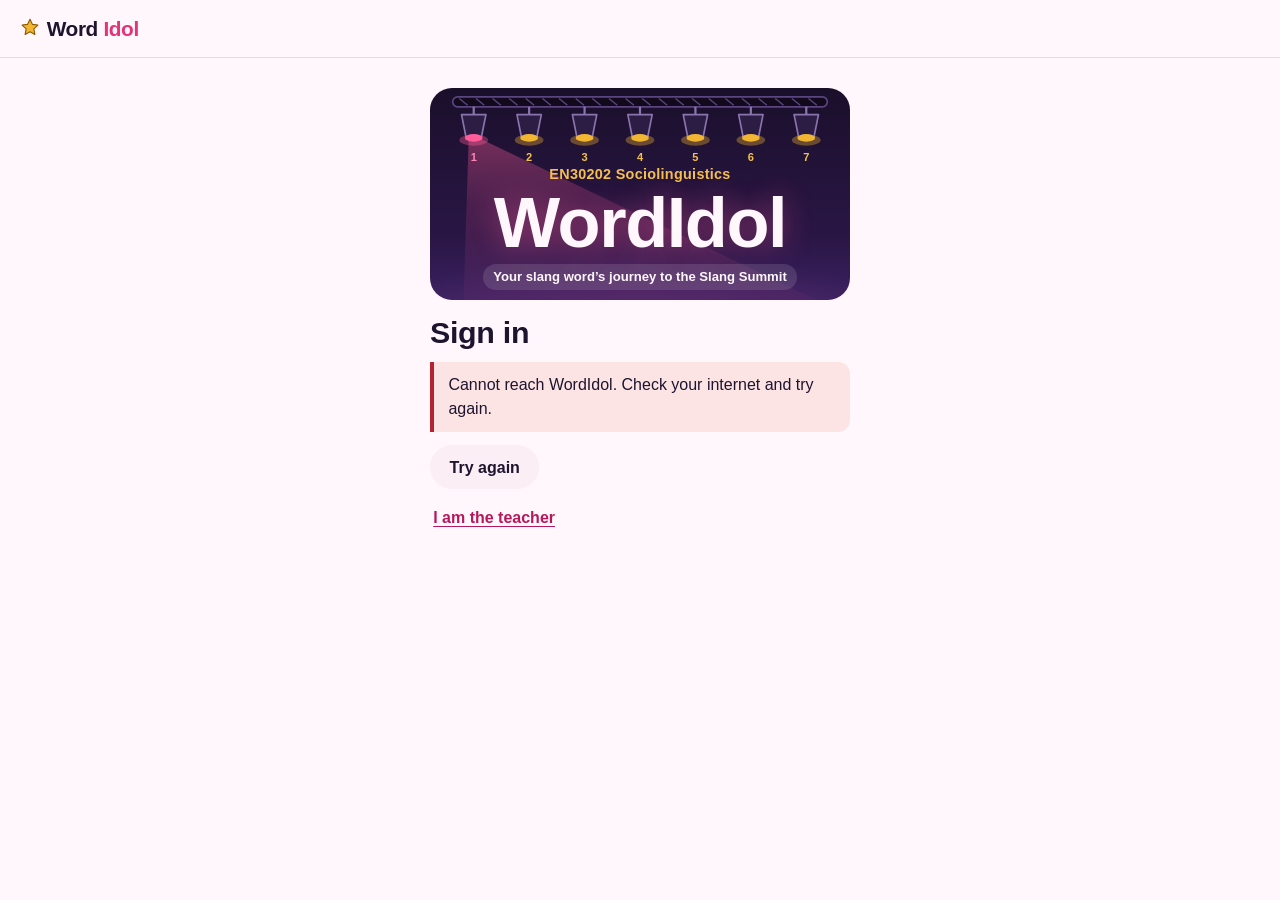
<file: index.html>
<!DOCTYPE html>
<html lang="en-GB">
<head>
<meta charset="utf-8">
<meta name="viewport" content="width=device-width, initial-scale=1, viewport-fit=cover">
<meta name="theme-color" content="#1d1430">
<meta name="robots" content="noindex">
<title>WordIdol · EN30202 Sociolinguistics</title>
<link rel="icon" href="data:image/svg+xml,%3Csvg xmlns='http://www.w3.org/2000/svg' viewBox='0 0 24 24'%3E%3Cpath d='M12 2.5 14.6 8l6 .8-4.4 4.2 1.1 6L12 16.1 6.7 19l1.1-6L3.4 8.8l6-.8z' fill='%23f2b632' stroke='%23e5337a' stroke-width='1.4'/%3E%3C/svg%3E">
<link rel="stylesheet" href="app.css?v=2026-11-19d">
<link rel="stylesheet" href="pack.css?v=2026-11-19d">
</head>
<body class="has-nav">
<noscript><p style="padding:2rem">WordIdol needs JavaScript. Please turn it on and reload.</p></noscript>
<main id="view"><p style="padding:2rem;text-align:center">Opening WordIdol…</p></main>
<script src="config.js?v=2026-11-19d"></script>
<script src="schema.js?v=2026-11-19d"></script>
<script src="data/plan.js?v=2026-11-19d"></script>
<script src="data/choices.js?v=2026-11-19d"></script>
<script src="data/rules.js?v=2026-11-19d"></script>
<script src="data/game.js?v=2026-11-19d"></script>
<script src="data/checklist.js?v=2026-11-19d"></script>
<script src="data/coverage.js?v=2026-11-19d"></script>
<script src="data/guide.js?v=2026-11-19d"></script>
<script src="data/frames.js?v=2026-11-19d"></script>
<script src="data/levels.js?v=2026-11-19d"></script>
<script src="data/blocklist.js?v=2026-11-19d"></script>
<script src="data/why.js?v=2026-11-19d"></script>
<script src="data/pool.js?v=2026-11-19d"></script>
<script src="data/reports.js?v=2026-11-19d"></script>
<script src="data/summit.js?v=2026-11-19d"></script>
<script src="data/article.js?v=2026-11-19d"></script>
<script src="engine.js?v=2026-11-19d"></script>
<script src="api.js?v=2026-11-19d"></script>
<script src="pack.js?v=2026-11-19d"></script>
<script src="app.js?v=2026-11-19d"></script>
</body>
</html>
</file>
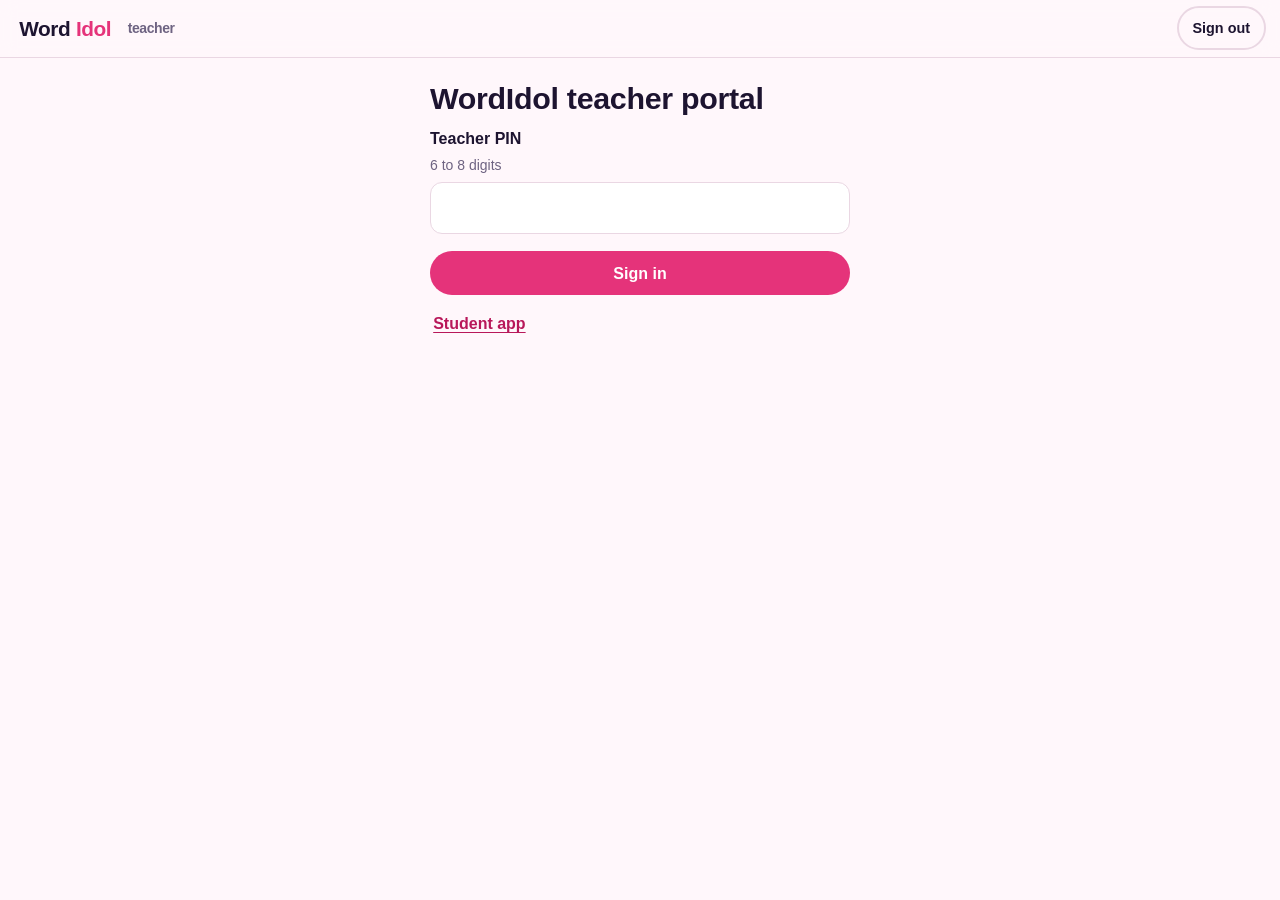
<file: teacher.html>
<!DOCTYPE html>
<html lang="en-GB">
<head>
<meta charset="utf-8">
<meta name="viewport" content="width=device-width, initial-scale=1">
<meta name="robots" content="noindex">
<title>WordIdol · Teacher portal</title>
<link rel="icon" href="data:image/svg+xml,%3Csvg xmlns='http://www.w3.org/2000/svg' viewBox='0 0 24 24'%3E%3Cpath d='M12 2.5 14.6 8l6 .8-4.4 4.2 1.1 6L12 16.1 6.7 19l1.1-6L3.4 8.8l6-.8z' fill='%23f2b632' stroke='%23e5337a' stroke-width='1.4'/%3E%3C/svg%3E">
<link rel="stylesheet" href="app.css?v=2026-11-19d">
</head>
<body class="teacher">
<noscript><p style="padding:2rem">The portal needs JavaScript.</p></noscript>
<main id="view"><p style="padding:2rem">Opening the portal…</p></main>
<script src="config.js?v=2026-11-19d"></script>
<script src="schema.js?v=2026-11-19d"></script>
<script src="data/plan.js?v=2026-11-19d"></script>
<script src="data/choices.js?v=2026-11-19d"></script>
<script src="data/rules.js?v=2026-11-19d"></script>
<script src="data/game.js?v=2026-11-19d"></script>
<script src="data/checklist.js?v=2026-11-19d"></script>
<script src="data/coverage.js?v=2026-11-19d"></script>
<script src="data/why.js?v=2026-11-19d"></script>
<script src="data/pool.js?v=2026-11-19d"></script>
<script src="engine.js?v=2026-11-19d"></script>
<script src="api.js?v=2026-11-19d"></script>
<script src="teacher.js?v=2026-11-19d"></script>
</body>
</html>
</file>
<file: app.css>
/* WordIdol: shared tokens and components for the student app and the teacher portal (W2).
   Theme: a small stage at night. Ink = the dark hall, paper = house lights up,
   pop = the spotlight, gold = the stage lamps, plum = the curtain. */

:root {
  color-scheme: light;
  --ink: #1d1430;
  --ink-2: #4a3f5e;
  --ink-3: #6e6382;
  --paper: #fff7fb;
  --surface: #ffffff;
  --surface-2: #fbeef5;
  --line: #ead7e3;
  --pop: #e5337a;
  --pop-ink: #b8185a;
  --pop-soft: #fde3ee;
  --gold: #f2b632;
  --gold-ink: #8a5a00;
  --gold-soft: #fff1cf;
  --plum: #3a2160;
  --plum-2: #563487;
  --ok: #12805f;
  --ok-soft: #dcf4ea;
  --warn: #9a5b00;
  --warn-soft: #fff0d6;
  --bad: #b4232f;
  --bad-soft: #fde4e4;
  --focus: #2b6de8;
  --shadow: 0 1px 0 rgba(29, 20, 48, .06), 0 6px 18px -10px rgba(58, 33, 96, .35);
  --r-lg: 18px;
  --r-md: 12px;
  --r-sm: 8px;
  --f-body: -apple-system, BlinkMacSystemFont, "Segoe UI", Roboto, "Noto Sans", "Noto Sans Thai", "Helvetica Neue", Arial, sans-serif;
  --f-display: "Avenir Next Condensed", "AvenirNextCondensed-Heavy", "Roboto Condensed", "Arial Narrow", "Helvetica Neue", var(--f-body);
  --nav-h: 64px;
  --safe-b: env(safe-area-inset-bottom, 0px);
}
:root[data-theme="dark"] { color-scheme: dark; }
@media (prefers-color-scheme: dark) { :root:not([data-theme="light"]) { color-scheme: dark; } }

:root[data-theme="dark"], .dark-tokens {
  --ink: #f6eef7; --ink-2: #d5c8de; --ink-3: #ab9cba;
  --paper: #170f22; --surface: #221735; --surface-2: #2b1d42; --line: #3d2d57;
  --pop: #ff5c99; --pop-ink: #ff86b3; --pop-soft: #3f1630;
  --gold: #f5c04d; --gold-ink: #f5c04d; --gold-soft: #3a2c10;
  --plum: #120a1c; --plum-2: #2b1a45;
  --ok: #4fd1a5; --ok-soft: #10392d; --warn: #f2b632; --warn-soft: #3b2a0c; --bad: #ff7b84; --bad-soft: #43161b;
  --focus: #8fb4ff;
  --shadow: 0 1px 0 rgba(0, 0, 0, .3), 0 8px 22px -12px rgba(0, 0, 0, .8);
}
@media (prefers-color-scheme: dark) {
  :root:not([data-theme="light"]) {
    --ink: #f6eef7; --ink-2: #d5c8de; --ink-3: #ab9cba;
    --paper: #170f22; --surface: #221735; --surface-2: #2b1d42; --line: #3d2d57;
    --pop: #ff5c99; --pop-ink: #ff86b3; --pop-soft: #3f1630;
    --gold: #f5c04d; --gold-ink: #f5c04d; --gold-soft: #3a2c10;
    --plum: #120a1c; --plum-2: #2b1a45;
    --ok: #4fd1a5; --ok-soft: #10392d; --warn: #f2b632; --warn-soft: #3b2a0c; --bad: #ff7b84; --bad-soft: #43161b;
    --focus: #8fb4ff;
    --shadow: 0 1px 0 rgba(0, 0, 0, .3), 0 8px 22px -12px rgba(0, 0, 0, .8);
  }
}

* { box-sizing: border-box; }
html { -webkit-text-size-adjust: 100%; }
body {
  margin: 0; background: var(--paper); color: var(--ink);
  font: 16px/1.5 var(--f-body); min-height: 100vh; overflow-x: hidden;
}
h1, h2, h3 { font-family: var(--f-display); font-weight: 800; letter-spacing: -.01em; line-height: 1.1; margin: 0 0 .4em; font-stretch: condensed; }
h1 { font-size: 1.9rem; }
h2 { font-size: 1.35rem; }
h3 { font-size: 1.1rem; }
p { margin: .4em 0 .8em; }
a { color: var(--pop-ink); }
small, .small { font-size: .875rem; }
.muted { color: var(--ink-3); }
.hidden { display: none !important; }
.sr { position: absolute; width: 1px; height: 1px; overflow: hidden; clip: rect(0 0 0 0); white-space: nowrap; }
:focus-visible { outline: 3px solid var(--focus); outline-offset: 2px; border-radius: 6px; }
img, svg { max-width: 100%; }

/* ---------- app frame ---------- */
.topbar {
  position: sticky; top: 0; z-index: 20; display: flex; align-items: center; gap: .6rem;
  padding: .4rem .9rem; min-height: 52px; background: color-mix(in srgb, var(--paper) 88%, transparent);
  backdrop-filter: blur(8px); -webkit-backdrop-filter: blur(8px); border-bottom: 1px solid var(--line);
}
.brand { font-family: var(--f-display); font-weight: 800; font-size: 1.3rem; letter-spacing: -.02em; text-decoration: none; color: var(--ink); display: inline-flex; align-items: center; gap: .35rem; min-height: 44px; }
.brand b { color: var(--pop); font-weight: 800; }
.brand svg { width: 22px; height: 22px; }
.topbar .spacer { flex: 1; }
.syncpill { font-size: .8rem; padding: .25rem .6rem; border-radius: 999px; background: var(--surface-2); color: var(--ink-2); white-space: nowrap; }
.syncpill.wait { background: var(--warn-soft); color: var(--warn); }
.syncpill.ok { background: var(--ok-soft); color: var(--ok); }

main#view { padding: 1rem .9rem calc(var(--nav-h) + 5.5rem + var(--safe-b)); max-width: 760px; margin: 0 auto; }
body.no-nav main#view { padding-bottom: 2.5rem; }

.bottomnav {
  position: fixed; left: 0; right: 0; bottom: 0; z-index: 30; display: grid; grid-template-columns: repeat(5, 1fr);
  background: var(--surface); border-top: 1px solid var(--line); padding-bottom: var(--safe-b); height: calc(var(--nav-h) + var(--safe-b));
}
.bottomnav a {
  display: flex; flex-direction: column; align-items: center; justify-content: center; gap: 2px; text-decoration: none;
  color: var(--ink-3); font-size: .75rem; font-weight: 600; min-height: 48px;
}
.bottomnav a svg { width: 24px; height: 24px; }
.bottomnav a[aria-current="page"] { color: var(--pop-ink); }
.bottomnav a[aria-current="page"] svg { filter: drop-shadow(0 0 6px color-mix(in srgb, var(--pop) 45%, transparent)); }
body.no-nav .bottomnav, body.no-nav .fab { display: none; }

.fab {
  position: fixed; right: 1rem; bottom: calc(var(--nav-h) + 1rem + var(--safe-b)); z-index: 31; width: 58px; height: 58px; border-radius: 50%;
  border: 0; background: var(--pop); color: #fff; box-shadow: 0 10px 24px -8px color-mix(in srgb, var(--pop) 70%, black);
  display: grid; place-items: center; cursor: pointer;
}
.fab svg { width: 28px; height: 28px; }

@media (min-width: 900px) {
  body.has-nav { padding-left: 216px; }
  .bottomnav {
    top: 0; bottom: 0; right: auto; width: 216px; height: auto; display: flex; flex-direction: column; justify-content: flex-start;
    gap: .25rem; border-top: 0; border-right: 1px solid var(--line); padding: 4.5rem .7rem 1rem;
  }
  .bottomnav a { flex-direction: row; justify-content: flex-start; gap: .8rem; padding: .5rem .9rem; border-radius: var(--r-md); font-size: .95rem; }
  .bottomnav a[aria-current="page"] { background: var(--pop-soft); }
  .fab { bottom: 1.5rem; right: 1.5rem; }
  main#view { padding: 1.5rem 2rem 6rem; }
  .topbar { padding-left: 1.2rem; }
}

/* ---------- type blocks ---------- */
.screen-head { display: flex; align-items: flex-start; gap: .5rem; margin: .2rem 0 1rem; }
.screen-head h1 { flex: 1; margin: 0; }
.lead { font-size: 1.05rem; color: var(--ink-2); }
.section { margin: 1.6rem 0 .6rem; }
.section > h2 { margin-bottom: .5rem; }

/* ---------- buttons ---------- */
.btn {
  appearance: none; border: 2px solid transparent; border-radius: 999px; min-height: 44px; padding: .55rem 1.1rem;
  font: 600 1rem/1.2 var(--f-body); cursor: pointer; display: inline-flex; align-items: center; justify-content: center; gap: .45rem;
  text-decoration: none; background: var(--surface-2); color: var(--ink); text-align: center;
}
.btn.primary { background: var(--pop); color: #fff; }
.btn.primary:hover { background: var(--pop-ink); }
:root[data-theme="dark"] .btn.primary { color: #1d1430; }
@media (prefers-color-scheme: dark) { :root:not([data-theme="light"]) .btn.primary { color: #1d1430; } }
.btn.gold { background: var(--gold); color: #1d1430; }
.btn.ghost { background: transparent; border-color: var(--line); }
.btn.danger { background: var(--bad-soft); color: var(--bad); }
.btn.block { display: flex; width: 100%; }
.btn.small { min-height: 44px; padding: .35rem .85rem; font-size: .9rem; }
.btn[disabled], .btn[aria-disabled="true"] { opacity: .5; cursor: not-allowed; }
.btn svg { width: 18px; height: 18px; flex: none; }
.btnrow { display: flex; flex-wrap: wrap; gap: .6rem; margin: 1rem 0; }
.btnrow.end { justify-content: flex-end; }
.linkbtn { display: inline-flex; align-items: center; gap: .25rem; background: none; border: 0; color: var(--pop-ink); font: inherit; font-weight: 600; cursor: pointer; padding: .6rem .2rem; min-height: 44px; text-decoration: underline; text-underline-offset: 3px; }
.iconbtn { width: 44px; height: 44px; border-radius: 50%; border: 0; background: transparent; color: var(--ink); display: inline-grid; place-items: center; cursor: pointer; flex: none; }
.iconbtn:hover { background: var(--surface-2); }
.iconbtn svg { width: 22px; height: 22px; }
.iconbtn[disabled] { opacity: .35; cursor: default; }

/* ---------- panels ---------- */
.panel { background: var(--surface); border: 1px solid var(--line); border-radius: var(--r-lg); padding: 1rem; margin: .8rem 0; box-shadow: var(--shadow); }
.panel.flat { box-shadow: none; }
.panel.tint { background: var(--surface-2); border-color: transparent; box-shadow: none; }
.panel.gold { background: var(--gold-soft); border-color: transparent; box-shadow: none; }
.panel.pop { background: var(--pop-soft); border-color: transparent; box-shadow: none; }
.panel > h2:first-child, .panel > h3:first-child { margin-top: 0; }
.note { border-left: 4px solid var(--gold); background: var(--gold-soft); padding: .7rem .9rem; border-radius: 0 var(--r-md) var(--r-md) 0; margin: .8rem 0; }
.note.pop { border-color: var(--pop); background: var(--pop-soft); }
.note.bad { border-color: var(--bad); background: var(--bad-soft); }
.note.ok { border-color: var(--ok); background: var(--ok-soft); }
.principle { font-family: var(--f-display); font-weight: 700; font-size: 1.15rem; line-height: 1.3; border-top: 3px solid var(--gold); padding-top: .8rem; margin: 2rem 0 1rem; color: var(--ink-2); }

/* ---------- chips ---------- */
.chip { display: inline-flex; align-items: center; gap: .3rem; padding: .2rem .65rem; border-radius: 999px; font-size: .82rem; font-weight: 600; background: var(--surface-2); color: var(--ink-2); white-space: nowrap; }
.chip.ok { background: var(--ok-soft); color: var(--ok); }
.chip.warn { background: var(--warn-soft); color: var(--warn); }
.chip.bad { background: var(--bad-soft); color: var(--bad); }
.chip.pop { background: var(--pop-soft); color: var(--pop-ink); }
.chip.gold { background: var(--gold-soft); color: var(--gold-ink); }
.chips { display: flex; flex-wrap: wrap; gap: .4rem; }

/* ---------- the stage (signature: seven lamps on a truss) ---------- */
.stage {
  position: relative; border-radius: 22px; overflow: hidden; color: #fff7fb; margin: .2rem 0 1rem;
  background:
    radial-gradient(120% 70% at 50% 120%, #5d2a6e 0%, transparent 60%),
    linear-gradient(180deg, #1a0f2b 0%, #2a1645 70%, #3a2160 100%);
  padding: 0 1rem 1.1rem;
}
.stage .truss { display: block; width: 100%; height: auto; }
.stage .lamp-on { fill: #f2b632; }
.stage .lamp-off { fill: #4c3a68; }
.stage .lamp-now { fill: #ff5c99; }
.stage .floor { text-align: center; margin-top: -6px; position: relative; }
.stage .stagename { font-size: .9rem; color: #f5c04d; font-weight: 700; letter-spacing: .02em; }
.stage .theword {
  font-family: var(--f-display); font-weight: 800; font-stretch: condensed; font-size: clamp(2.6rem, 13vw, 4.4rem); line-height: 1;
  margin: .15rem 0 .35rem; letter-spacing: -.02em; overflow-wrap: anywhere; text-shadow: 0 0 28px rgba(255, 92, 153, .45);
}
.stage .meta { display: flex; flex-wrap: wrap; justify-content: center; gap: .4rem; }
.stage .chip { background: rgba(255, 255, 255, .12); color: #fff7fb; }
.stage .chip.warn { background: #f2b632; color: #1d1430; }
.stage .chip.ok { background: #4fd1a5; color: #10291f; }
.stage .chip.bad { background: #ff7b84; color: #2b0b0f; }
.stage a.stagelink { color: #fff7fb; font-size: .9rem; }
.stage.mini { padding-bottom: .6rem; }

/* ---------- lists ---------- */
.list { list-style: none; padding: 0; margin: .4rem 0; }
.list > li { border-bottom: 1px solid var(--line); }
.list > li:last-child { border-bottom: 0; }
.rowlink { display: flex; align-items: center; gap: .7rem; padding: .7rem .2rem; min-height: 52px; text-decoration: none; color: inherit; width: 100%; background: none; border: 0; font: inherit; text-align: left; cursor: pointer; }
.rowlink .grow { flex: 1; min-width: 0; }
.rowlink .t { font-weight: 600; display: block; }
.rowlink .s { color: var(--ink-3); font-size: .875rem; display: block; }
.rowlink svg.chev { width: 18px; height: 18px; color: var(--ink-3); flex: none; }
.empty { text-align: center; color: var(--ink-3); padding: 1.6rem .5rem; }
.empty strong { display: block; color: var(--ink-2); font-size: 1.05rem; margin-bottom: .3rem; }

/* ---------- checklist rows ---------- */
.group-h { display: flex; align-items: baseline; gap: .5rem; margin: 1.4rem 0 .2rem; }
.group-h h2 { margin: 0; font-size: 1.15rem; }
.group-h .count { color: var(--ink-3); font-size: .9rem; }
.ck { display: grid; grid-template-columns: 44px 1fr 44px; align-items: start; gap: .3rem; padding: .35rem 0; border-bottom: 1px solid var(--line); }
.ck:last-child { border-bottom: 0; }
.ck .tick {
  width: 44px; height: 44px; border: 0; background: none; cursor: pointer; display: grid; place-items: center; padding: 0; color: var(--ink-3);
}
.ck .tick .box { width: 26px; height: 26px; border-radius: 8px; border: 2px solid var(--ink-3); display: grid; place-items: center; }
.ck .tick .box svg { width: 18px; height: 18px; opacity: 0; }
.ck.done .tick .box { background: var(--ok); border-color: var(--ok); color: #fff; }
.ck.done .tick .box svg { opacity: 1; }
.ck .tick.auto svg.go { width: 22px; height: 22px; color: var(--pop-ink); }
.ck.done .tick.auto svg.go { display: none; }
.ck .tick.auto .done-mark { display: none; }
.ck.done .tick.auto .done-mark { display: grid; }
.ck .body { padding: .55rem 0 .4rem; min-width: 0; }
.ck .title { font-weight: 600; }
.ck.done .title { color: var(--ink-3); text-decoration: line-through; text-decoration-thickness: 1px; }
.ck.closed .title { color: var(--ink-3); }
.ck .meta { display: flex; flex-wrap: wrap; gap: .35rem; margin-top: .3rem; font-size: .82rem; color: var(--ink-3); align-items: center; }
.ck .more { grid-column: 2 / 4; padding: 0 0 .7rem; }
.ck .why { color: var(--ink-2); margin: .1rem 0 .5rem; }
.ck .lockline { display: flex; gap: .4rem; align-items: center; color: var(--warn); font-size: .88rem; margin-top: .3rem; }
.ck .lockline svg { width: 16px; height: 16px; flex: none; }
.ck .expand { width: 44px; height: 44px; border: 0; background: none; color: var(--ink-3); cursor: pointer; display: grid; place-items: center; }
.ck .expand svg { width: 20px; height: 20px; transition: transform .15s; }
.ck .expand[aria-expanded="true"] svg { transform: rotate(180deg); }
.overdue { color: var(--bad); font-weight: 600; }

/* ---------- forms ---------- */
.form { margin: .4rem 0; }
.field { margin: 0 0 1.1rem; }
.field > label, .field > .label, fieldset > legend { display: block; font-weight: 600; margin-bottom: .3rem; }
.field .hint { color: var(--ink-3); font-size: .875rem; margin: -.1rem 0 .4rem; }
.field .err { color: var(--bad); font-size: .9rem; margin-top: .3rem; font-weight: 600; }
.field .count { color: var(--ink-3); font-size: .8rem; text-align: right; margin-top: .2rem; }
.field .count.over { color: var(--bad); }
fieldset { border: 0; padding: 0; margin: 0 0 1.1rem; min-width: 0; }
input[type=text], input[type=date], input[type=datetime-local], input[type=url], input[type=number], input[type=password], input[type=tel], input[type=search], select, textarea {
  width: 100%; font: 16px/1.4 var(--f-body); color: var(--ink); background: var(--surface); border: 1.5px solid var(--line);
  border-radius: var(--r-md); padding: .65rem .75rem; min-height: 46px;
}
textarea { min-height: 96px; resize: vertical; }
textarea.tall { min-height: 200px; }
input:focus, select:focus, textarea:focus { border-color: var(--pop); outline: none; box-shadow: 0 0 0 3px color-mix(in srgb, var(--pop) 25%, transparent); }
.invalid input, .invalid select, .invalid textarea { border-color: var(--bad); }
.opts { display: grid; gap: .4rem; }
.opts.two { grid-template-columns: repeat(auto-fill, minmax(150px, 1fr)); }
.opt { display: flex; align-items: flex-start; gap: .6rem; padding: .55rem .7rem; border: 1.5px solid var(--line); border-radius: var(--r-md); background: var(--surface); cursor: pointer; min-height: 46px; }
.opt input { width: 22px; height: 22px; margin: 1px 0 0; accent-color: var(--pop); flex: none; }
.opt:has(input:checked) { border-color: var(--pop); background: var(--pop-soft); }
.opt.disabled { opacity: .55; cursor: not-allowed; }
.opt .sub { display: block; font-size: .82rem; color: var(--ink-3); }
.opt .lbl { min-width: 0; }
.tickline { display: flex; gap: .7rem; align-items: flex-start; padding: .7rem .8rem; border-radius: var(--r-md); background: var(--surface-2); cursor: pointer; min-height: 46px; }
.tickline input { width: 24px; height: 24px; accent-color: var(--pop); flex: none; margin: 0; }
.savestate { font-size: .85rem; color: var(--ink-3); min-height: 1.3em; }
.savestate.ok { color: var(--ok); }
.savestate.wait { color: var(--warn); }
.slider { display: flex; align-items: center; gap: .8rem; }
.slider input[type=range] { flex: 1; accent-color: var(--pop); height: 44px; }
.slider output { font-family: var(--f-display); font-weight: 800; font-size: 1.5rem; width: 1.6em; text-align: center; }
.seg { display: grid; grid-auto-flow: column; grid-auto-columns: 1fr; gap: .3rem; background: var(--surface-2); padding: .25rem; border-radius: 999px; }
.seg button, .seg a { min-height: 44px; border: 0; border-radius: 999px; background: none; font: 600 .9rem var(--f-body); color: var(--ink-2); cursor: pointer; text-decoration: none; display: grid; place-items: center; padding: 0 .3rem; }
.seg [aria-selected="true"], .seg [aria-current="page"] { background: var(--surface); color: var(--pop-ink); box-shadow: var(--shadow); }
.formfoot { position: sticky; bottom: calc(var(--nav-h) + var(--safe-b)); background: linear-gradient(transparent, var(--paper) 30%); padding: 1rem 0 .6rem; display: flex; gap: .6rem; align-items: center; flex-wrap: wrap; z-index: 5; }
body.no-nav .formfoot { bottom: 0; }
@media (min-width: 900px) { .formfoot { bottom: 0; } }

/* ---------- accordion cards (audition, debut) ---------- */
.cardlist { display: grid; gap: .7rem; }
.hubcard { display: flex; gap: .8rem; align-items: center; padding: .9rem; border-radius: var(--r-lg); background: var(--surface); border: 1px solid var(--line); text-decoration: none; color: inherit; cursor: pointer; width: 100%; font: inherit; text-align: left; min-height: 64px; }
.hubcard .stat { width: 40px; height: 40px; border-radius: 50%; display: grid; place-items: center; flex: none; background: var(--surface-2); color: var(--ink-3); font-weight: 800; font-family: var(--f-display); font-size: 1.1rem; }
.hubcard.ok .stat { background: var(--ok); color: #fff; }
.hubcard .stat svg { width: 22px; height: 22px; }
.hubcard .grow { flex: 1; min-width: 0; }
.hubcard .t { font-weight: 700; display: block; }
.hubcard .s { color: var(--ink-3); font-size: .875rem; display: block; }

/* ---------- home bits ---------- */
.nextstep { display: block; text-decoration: none; background: var(--pop); color: #fff; border-radius: var(--r-lg); padding: 1rem 1.1rem; margin: 1rem 0; box-shadow: 0 12px 26px -16px var(--pop); }
:root[data-theme="dark"] .nextstep { color: #1d1430; }
@media (prefers-color-scheme: dark) { :root:not([data-theme="light"]) .nextstep { color: #1d1430; } }
.nextstep .k { font-size: .85rem; opacity: .9; display: block; }
.nextstep .v { font-family: var(--f-display); font-weight: 800; font-size: 1.45rem; line-height: 1.15; display: flex; align-items: center; gap: .5rem; justify-content: space-between; }
.nextstep svg { width: 26px; height: 26px; flex: none; }
.statgrid { display: grid; grid-template-columns: repeat(3, 1fr); gap: .5rem; margin: .5rem 0; }
.stat { background: var(--surface-2); border-radius: var(--r-md); padding: .6rem; text-align: center; }
.stat b { display: block; font-family: var(--f-display); font-weight: 800; font-size: 1.6rem; line-height: 1.1; }
.stat span { font-size: .8rem; color: var(--ink-3); }
.xpbar { height: 12px; border-radius: 999px; background: var(--surface-2); overflow: hidden; margin: .4rem 0 .2rem; }
.xpbar i { display: block; height: 100%; background: linear-gradient(90deg, var(--gold), var(--pop)); border-radius: inherit; }
.feedback-item { padding: .8rem 0; border-bottom: 1px solid var(--line); }
.feedback-item:last-child { border-bottom: 0; }
.feedback-item.unread .ftext { font-weight: 600; }
.feedback-item .fmeta { font-size: .82rem; color: var(--ink-3); }

/* ---------- plan timeline ---------- */
.timeline { list-style: none; margin: .6rem 0; padding: 0 0 0 1.4rem; position: relative; }
.timeline::before { content: ""; position: absolute; left: .45rem; top: .3rem; bottom: .3rem; width: 3px; background: var(--line); border-radius: 3px; }
.timeline > li { position: relative; margin: 0 0 .3rem; }
.timeline > li .dot { position: absolute; left: -1.25rem; top: 1.05rem; width: 14px; height: 14px; border-radius: 50%; background: var(--surface); border: 3px solid var(--line); }
.timeline > li.done .dot { background: var(--ok); border-color: var(--ok); }
.timeline > li.next .dot { background: var(--pop); border-color: var(--pop); box-shadow: 0 0 0 5px color-mix(in srgb, var(--pop) 25%, transparent); }
.timeline > li.big .ms-title { font-family: var(--f-display); font-weight: 800; font-size: 1.15rem; }
.timeline > li.light { background: repeating-linear-gradient(135deg, var(--surface-2) 0 8px, transparent 8px 16px); border-radius: var(--r-md); }
.timeline .phase { font-family: var(--f-display); font-weight: 800; color: var(--pop-ink); margin: 1.2rem 0 .4rem -1.4rem; font-size: 1.05rem; }
.timeline .stagemark { margin: .9rem 0 .2rem -1.4rem; font-size: .9rem; color: var(--gold-ink); font-weight: 700; }
.ms { width: 100%; }
.ms .when { font-size: .85rem; color: var(--ink-3); }
.ms.deliverable { background: var(--gold-soft); border-radius: var(--r-md); }

/* ---------- sheets, drawers, dialogs ---------- */
.scrim { position: fixed; inset: 0; background: rgba(15, 8, 25, .55); z-index: 60; display: flex; align-items: flex-end; justify-content: center; animation: fade .15s ease-out; }
.sheet {
  background: var(--paper); width: 100%; max-width: 640px; max-height: 88vh; overflow: auto; border-radius: 22px 22px 0 0;
  padding: .6rem 1rem calc(1.2rem + var(--safe-b)); animation: rise .2s ease-out; box-shadow: 0 -10px 30px -10px rgba(0, 0, 0, .4);
}
.sheet .grab { width: 44px; height: 5px; border-radius: 4px; background: var(--line); margin: .2rem auto .8rem; }
.sheet .sheet-h { display: flex; align-items: center; gap: .5rem; }
.sheet .sheet-h h2 { flex: 1; margin: 0; }
@media (min-width: 700px) { .scrim { align-items: center; } .sheet { border-radius: 22px; } }
@keyframes rise { from { transform: translateY(30px); opacity: .4; } to { transform: none; opacity: 1; } }
@keyframes fade { from { opacity: 0; } to { opacity: 1; } }
.quickgrid { display: grid; grid-template-columns: 1fr 1fr; gap: .6rem; }
.quickgrid .btn { border-radius: var(--r-lg); min-height: 70px; flex-direction: column; background: var(--surface); border-color: var(--line); }
.quickgrid .btn svg { width: 24px; height: 24px; color: var(--pop-ink); }

/* ---------- toasts ---------- */
#toasts { position: fixed; left: 50%; transform: translateX(-50%); bottom: calc(var(--nav-h) + 5.5rem + var(--safe-b)); z-index: 80; display: grid; gap: .5rem; width: min(92vw, 420px); pointer-events: none; }
body.no-nav #toasts { bottom: 1.2rem; }
.toast { background: var(--plum); color: #fff7fb; padding: .75rem 1rem; border-radius: var(--r-md); box-shadow: 0 10px 30px -10px rgba(0, 0, 0, .5); animation: rise .2s ease-out; pointer-events: auto; font-weight: 600; }
:root[data-theme="dark"] .toast { background: #f6eef7; color: #1d1430; }
@media (prefers-color-scheme: dark) { :root:not([data-theme="light"]) .toast { background: #f6eef7; color: #1d1430; } }
.toast.xp { background: linear-gradient(90deg, #3a2160, #7a2a6e); color: #fff7fb; }
.toast .xpn { color: #f5c04d; font-family: var(--f-display); font-weight: 800; font-size: 1.15rem; margin-right: .3rem; }
.toast.err { background: var(--bad); color: #fff; }
#confetti { position: fixed; inset: 0; pointer-events: none; z-index: 90; }

/* ---------- login ---------- */
.login { max-width: 420px; margin: 0 auto; }
.login .stage { margin-top: .4rem; }
.pinpad { display: grid; grid-template-columns: repeat(3, 1fr); gap: .5rem; margin: .8rem 0; }
.pinpad button { min-height: 56px; border-radius: var(--r-md); border: 1.5px solid var(--line); background: var(--surface); font: 700 1.3rem var(--f-body); color: var(--ink); cursor: pointer; }
.pinpad button:active { background: var(--pop-soft); }
.pindots { display: flex; justify-content: center; gap: .8rem; margin: .6rem 0; }
.pindots i { width: 16px; height: 16px; border-radius: 50%; border: 2px solid var(--ink-3); }
.pindots i.on { background: var(--pop); border-color: var(--pop); }

/* ---------- tables ---------- */
.tablewrap { overflow-x: auto; -webkit-overflow-scrolling: touch; border: 1px solid var(--line); border-radius: var(--r-md); background: var(--surface); }
table.t { width: 100%; border-collapse: collapse; font-size: .92rem; }
table.t th, table.t td { padding: .55rem .6rem; text-align: left; border-bottom: 1px solid var(--line); vertical-align: top; }
table.t th { font-weight: 700; color: var(--ink-2); background: var(--surface-2); position: sticky; top: 0; }
table.t tr:last-child td { border-bottom: 0; }
table.t td.num, table.t th.num { text-align: right; font-variant-numeric: tabular-nums; }
table.t tr.me td { background: var(--pop-soft); font-weight: 700; }

/* ---------- guess card ---------- */
.guess { border: 2px solid var(--gold); border-radius: var(--r-lg); padding: 1rem; background: var(--gold-soft); margin: 1rem 0; }
.guess .big { font-size: 1.15rem; }
.guess .conf { font-weight: 700; color: var(--gold-ink); }
.also { font-size: .78rem; font-weight: 700; color: var(--pop-ink); margin-left: .3rem; }

/* ---------- images ---------- */
.thumbs { display: flex; flex-wrap: wrap; gap: .5rem; margin: .4rem 0; }
.thumb { width: 96px; height: 96px; border-radius: var(--r-md); border: 1.5px dashed var(--line); display: grid; place-items: center; background: var(--surface-2); color: var(--ink-3); font-size: .78rem; text-align: center; padding: .3rem; cursor: pointer; overflow: hidden; }
.thumb img { width: 100%; height: 100%; object-fit: cover; }
.fileview img { max-width: 100%; border-radius: var(--r-md); display: block; margin: .5rem auto; }

/* ---------- badges ---------- */
.badges { display: grid; grid-template-columns: repeat(auto-fill, minmax(150px, 1fr)); gap: .6rem; }
.badge { border-radius: var(--r-lg); padding: .8rem; background: var(--surface-2); text-align: center; }
.badge .medal { width: 54px; height: 54px; margin: 0 auto .4rem; }
.badge.got { background: var(--gold-soft); }
.badge .n { font-weight: 700; display: block; }
.badge .h { font-size: .82rem; color: var(--ink-3); }

/* ---------- opens-on card ---------- */
.opens { text-align: center; padding: 2rem 1rem; }
.opens .when { font-family: var(--f-display); font-weight: 800; font-size: 1.6rem; color: var(--pop-ink); }

/* ---------- review steps ---------- */
.steps { display: flex; gap: .4rem; margin: .4rem 0 1rem; }
.steps i { flex: 1; height: 6px; border-radius: 3px; background: var(--line); }
.steps i.on { background: var(--pop); }

/* ---------- teacher ---------- */
.t-head { display: flex; flex-wrap: wrap; gap: .6rem; align-items: center; }
.flagchip { font-size: .75rem; padding: .15rem .5rem; border-radius: 999px; font-weight: 700; background: var(--warn-soft); color: var(--warn); white-space: nowrap; }
.flagchip.F_PROBLEM { background: var(--bad); color: #fff; }
.flagchip.F_QUIET { background: var(--surface-2); color: var(--ink-2); }
.flagchip.F_PENDING { background: var(--pop-soft); color: var(--pop-ink); }
.red { color: var(--bad); font-weight: 700; }
.tl-entry { padding: .8rem 0; border-bottom: 1px solid var(--line); }
.tl-entry .tl-h { display: flex; gap: .5rem; align-items: baseline; flex-wrap: wrap; }
.tl-entry .tl-h b { font-weight: 700; }
.tl-entry .tl-body { white-space: pre-wrap; margin: .3rem 0; overflow-wrap: anywhere; }
.side2 { display: grid; grid-template-columns: 1fr 1fr; gap: .6rem; }
@media (max-width: 600px) { .side2 { grid-template-columns: 1fr; } }
.kv { display: grid; grid-template-columns: max-content 1fr; gap: .2rem .8rem; font-size: .92rem; }
.kv dt { color: var(--ink-3); }
.kv dd { margin: 0; overflow-wrap: anywhere; }
.wavegrid input[type=number] { min-width: 4.2rem; padding: .45rem; }
.tnav { display: flex; gap: .3rem; overflow-x: auto; padding: .3rem .9rem; border-bottom: 1px solid var(--line); background: var(--surface); }
.tnav a { text-decoration: none; color: var(--ink-2); font-weight: 600; padding: .55rem .8rem; border-radius: 999px; white-space: nowrap; min-height: 44px; display: inline-flex; align-items: center; }
.tnav a[aria-current="page"] { background: var(--pop-soft); color: var(--pop-ink); }
body.teacher main#view { max-width: 1200px; padding-bottom: 3rem; }

/* ---------- motion ---------- */
@media (prefers-reduced-motion: reduce) {
  *, *::before, *::after { animation: none !important; transition: none !important; }
}

/* ---------- print ---------- */
@media print {
  .topbar, .bottomnav, .fab, #toasts, .btnrow, .formfoot { display: none !important; }
  body.has-nav { padding-left: 0; }
  main#view { padding: 0; }
}

/* spotlight beam on the stage (placed by app.js) */
.stage .beam { position: absolute; inset: 0; pointer-events: none; background: linear-gradient(180deg, rgba(255, 92, 153, .55) 0%, rgba(255, 92, 153, .16) 55%, rgba(255, 92, 153, .04) 100%); }
.stage .truss, .stage .floor { position: relative; z-index: 1; }
details > summary { cursor: pointer; min-height: 44px; display: flex; align-items: center; gap: .4rem; }
[tabindex="-1"]:focus { outline: none; }
.screen-head h1.weekh { font-size: 1.35rem; text-align: center; }
/* keep focused or scrolled-to fields clear of the sticky save bar and the bottom nav */
html { scroll-padding-top: 64px; scroll-padding-bottom: calc(var(--nav-h) + 96px + var(--safe-b)); }
.formfoot { pointer-events: none; }
.formfoot > * { pointer-events: auto; }
.formfoot .savestate { pointer-events: none; }
[hidden] { display: none !important; }
.rowlink > svg, .rowlink .grow + svg, .hubcard > svg { width: 22px; height: 22px; flex: none; color: var(--ink-3); }
.chip svg, .note svg, .lockline svg, .tickline svg { width: 16px; height: 16px; flex: none; vertical-align: -3px; }
.linkbtn svg { width: 18px; height: 18px; vertical-align: -4px; }

/* review step 3: a 44 px tap target around the "keep this optional item" box */
.skipbox { display: inline-flex; align-items: center; justify-content: center; min-width: 44px; min-height: 44px; margin: -.6rem; cursor: pointer; }
.skipbox input { width: 24px; height: 24px; accent-color: var(--pop); }
/* plan: the seven stages in order */
.stagelist { list-style: none; margin: .8rem 0 0; padding: 0; display: flex; flex-wrap: wrap; gap: .4rem; }
.stagelist li { padding: .3rem .7rem; border-radius: 999px; background: var(--surface-2); color: var(--ink-2); font-size: .9rem; display: inline-flex; align-items: center; gap: .35rem; }
.stagelist li b { color: var(--gold-ink); }
.stagelist li.now { background: var(--pop-soft); color: var(--pop-ink); font-weight: 700; }
.timeline .stagetag { color: var(--gold-ink); font-weight: 600; }
.wavegrid .err { color: var(--bad); font-weight: 600; }
</file>
<file: pack.css>
/* WordIdol packs (W5): report helpers, wave card, chart cards, Summit / Article entry cards.
   Builds on the tokens and components of app.css (W2): --ink, --surface, --line, .panel, .btn, .field …
   Every colour has a fallback so the packs still read if app.css is missing. */

.wp { --wp-ok: var(--ok, #12805f); --wp-line: var(--line, #ead7e3); --wp-ink2: var(--ink-2, #4a3f5e); --wp-ink3: var(--ink-3, #6e6382);
  --wp-surface: var(--surface, #ffffff); --wp-surface2: var(--surface-2, #fbeef5); --wp-pop: var(--pop, #e5337a); --wp-gold: var(--gold, #f2b632); }
.wp h2 { font-size: 1.25rem; }
.wp .small { font-size: .875rem; }

/* facts box: read-only data from WordIdol */
.wp-facts, .wp-frames, .wp-numbers { border-radius: var(--r-md, 12px); margin: .6rem 0 .9rem; }
.wp-facts { background: var(--wp-surface2); border: 1px dashed var(--wp-line); }
.wp-facts > summary, .wp-frames > summary, .wp-numbers > summary {
  cursor: pointer; font-weight: 700; min-height: 44px; display: flex; align-items: center; gap: .4rem; padding: .4rem .8rem; list-style: none;
}
.wp-facts > summary::-webkit-details-marker, .wp-frames > summary::-webkit-details-marker, .wp-numbers > summary::-webkit-details-marker { display: none; }
.wp-facts > summary::before, .wp-frames > summary::before, .wp-numbers > summary::before {
  content: ""; width: 8px; height: 8px; border-right: 2px solid currentColor; border-bottom: 2px solid currentColor;
  transform: rotate(-45deg); transition: transform .15s; margin-right: .2rem; flex: none;
}
.wp-facts[open] > summary::before, .wp-frames[open] > summary::before, .wp-numbers[open] > summary::before { transform: rotate(45deg); }
.wp-facts-body { padding: 0 .8rem .8rem; }
.wp-fact { margin: 0 0 .9rem; }
.wp-fact h4 { margin: .2rem 0 .35rem; font-size: .95rem; color: var(--wp-ink2); }
.wp-dl { margin: 0; display: grid; gap: .25rem; }
.wp-dl > div { display: grid; grid-template-columns: minmax(7.5rem, 34%) 1fr; gap: .6rem; font-size: .92rem; padding: .15rem 0; border-bottom: 1px solid color-mix(in srgb, var(--wp-line) 60%, transparent); }
.wp-dl > div:last-child { border-bottom: 0; }
.wp-dl dt { color: var(--wp-ink3); }
.wp-dl dd { margin: 0; overflow-wrap: anywhere; white-space: pre-line; }
@media (max-width: 420px) { .wp-dl > div { grid-template-columns: 1fr; gap: 0; } .wp-dl dt { font-size: .8rem; } }
.wp-ul { margin: .3rem 0 .5rem; padding-left: 1.2rem; }
.wp-ul li { margin: .2rem 0; overflow-wrap: anywhere; }
.wp-ul.wp-plain { list-style: none; padding-left: 0; }
/* wide fact tables (6+ columns) become stacked cards on phones */
@media (max-width: 600px) {
  .wp-stackwrap { border: 0; background: transparent; overflow: visible; }
  table.t.wp-stack, table.t.wp-stack tbody, table.t.wp-stack tr, table.t.wp-stack td { display: block; width: 100%; }
  table.t.wp-stack thead { position: absolute; width: 1px; height: 1px; overflow: hidden; clip: rect(0 0 0 0); }
  table.t.wp-stack tr { background: var(--wp-surface); border: 1px solid var(--wp-line); border-radius: var(--r-md, 12px); margin: 0 0 .5rem; padding: .3rem .2rem; }
  table.t.wp-stack td { border: 0; padding: .2rem .5rem; text-align: left; display: grid; grid-template-columns: 6rem 1fr; gap: .5rem; }
  table.t.wp-stack td::before { content: attr(data-label); color: var(--wp-ink3); font-size: .8rem; }
  table.t.wp-stack td:empty { display: none; }
}
.wp-empty { color: var(--wp-ink3); font-style: italic; margin: .2rem 0; }
.wp-fnote { font-size: .875rem; color: var(--wp-ink2); margin: .35rem 0; }
.wp-tw { margin: .3rem 0; }
.wp-tw table.t { font-size: .85rem; }
.wp-frames { background: transparent; border: 1px solid var(--wp-line); }
.wp-frames ul { margin: 0; padding: 0 .9rem .7rem 2rem; }
.wp-frames li { margin: .25rem 0; }
.wp-prompt { margin-top: -.2rem; }

/* word meter */
.wp-meter-top { display: flex; align-items: baseline; gap: .3rem; flex-wrap: wrap; }
.wp-meter-top b { font-family: var(--f-display, inherit); font-size: 1.6rem; line-height: 1; }
.wp-bar { position: relative; height: 10px; border-radius: 5px; background: color-mix(in srgb, var(--wp-line) 80%, transparent); margin: .55rem 0 .5rem; overflow: visible; }
.wp-bar i { position: absolute; left: 0; top: 0; bottom: 0; border-radius: 5px; background: var(--wp-ink3); transition: width .2s; }
.wp-bar i.in { background: var(--wp-ok); }
.wp-bar i.over { background: var(--bad, #b4232f); }
.wp-bar s { position: absolute; top: -4px; bottom: -4px; width: 2px; background: var(--wp-ink2); border-radius: 1px; }
.wp-ticks { list-style: none; margin: 0; padding: 0; display: flex; flex-wrap: wrap; gap: .25rem .8rem; font-size: .82rem; color: var(--wp-ink2); }
.wp-ticks li.ok { color: var(--wp-ok); font-weight: 600; }
.count.wp-ok { color: var(--wp-ok); }
/* one fixed-height line, so a changing save message never moves the page under the finger */
.wp-foot { flex-wrap: nowrap; gap: .5rem; }
.wp-foottotal { font-weight: 700; font-variant-numeric: tabular-nums; white-space: nowrap; flex: none; font-size: .9rem; }
.wp-foot .savestate { flex: 1 1 auto; min-width: 0; white-space: nowrap; overflow: hidden; text-overflow: ellipsis; text-align: right; min-height: 0; }
.wp-foot .btn { flex: none; }
.wp-actions .btn { flex: 1 1 14rem; }
.wp-copybox { margin-top: 1rem; }
.wp-status { margin-top: .35rem; }

/* wave card */
.wp-wave-h { display: flex; align-items: center; gap: .6rem; flex-wrap: wrap; }
.wp-wave-h h2 { margin: 0; flex: 1; }
.wp-hero { display: grid; gap: .15rem; margin: .8rem 0; padding: .8rem .9rem; border-radius: var(--r-md, 12px); background: var(--wp-surface2); border-left: 4px solid var(--wp-pop); }
.wp-hero-k { color: var(--wp-ink2); font-size: .92rem; }
.wp-hero-v { font-size: 3rem; font-weight: 700; line-height: 1.05; letter-spacing: -.02em; }
.wp-hero-f { font-size: .9rem; color: var(--wp-ink2); }
.wp-nb { white-space: nowrap; }
.wp-hero-w { font-size: .875rem; font-weight: 600; color: var(--warn, #9a5b00); }
.wp-wtable { font-size: .88rem; }
table.t.wp-wtable th, table.t.wp-wtable td { padding: .5rem .35rem; }
table.t.wp-wtable th:first-child, table.t.wp-wtable td:first-child { padding-left: .6rem; }
table.t.wp-wtable th:last-child, table.t.wp-wtable td:last-child { padding-right: .6rem; }
.wp-wtable td:first-child { overflow-wrap: break-word; min-width: 5.2rem; }
.wp-tk { display: block; white-space: nowrap; overflow-wrap: normal; font-size: .72rem; text-transform: uppercase; letter-spacing: .04em; color: var(--wp-ink3); font-weight: 700; }
table.t tr.me .wp-tk { color: var(--pop-ink, #b8185a); }
.wp-noteform { margin-top: 1rem; border-top: 1px solid var(--wp-line); padding-top: 1rem; }
.wp-hyps .opts { grid-template-columns: repeat(auto-fit, minmax(140px, 1fr)); }
.wp-hyp-t { margin: .2rem 0 .4rem; }
.wp-later h2 { font-size: 1.1rem; }

/* chart card */
.wp-chart { margin: 1rem 0 .4rem; }
.wp-chart-h { display: grid; gap: .1rem; margin-bottom: .4rem; }
.wp-chart-h span { font-size: .875rem; color: var(--wp-ink2); }
.wp-chart-svg { width: 100%; min-height: 200px; border-radius: var(--r-md, 12px); overflow: hidden; border: 1px solid var(--wp-line); background: var(--wp-surface); }
.wp-chart-svg svg { display: block; width: 100%; height: auto; }
.wp-chart .btnrow { margin: .5rem 0 0; }
.wp-numbers { border: 1px solid var(--wp-line); }
.wp-numbers .tablewrap { margin: 0 .6rem .6rem; }

/* opens-on card */
.wp-opens .when { margin: .2rem 0 .6rem; }

@media print {
  .wp-foot, .wp-meter, .wp .btnrow, .wp-frames { display: none !important; }
  .wp-facts { border: 0; }
}
@media (prefers-reduced-motion: reduce) { .wp-bar i, .wp-facts > summary::before { transition: none; } }
</file>
